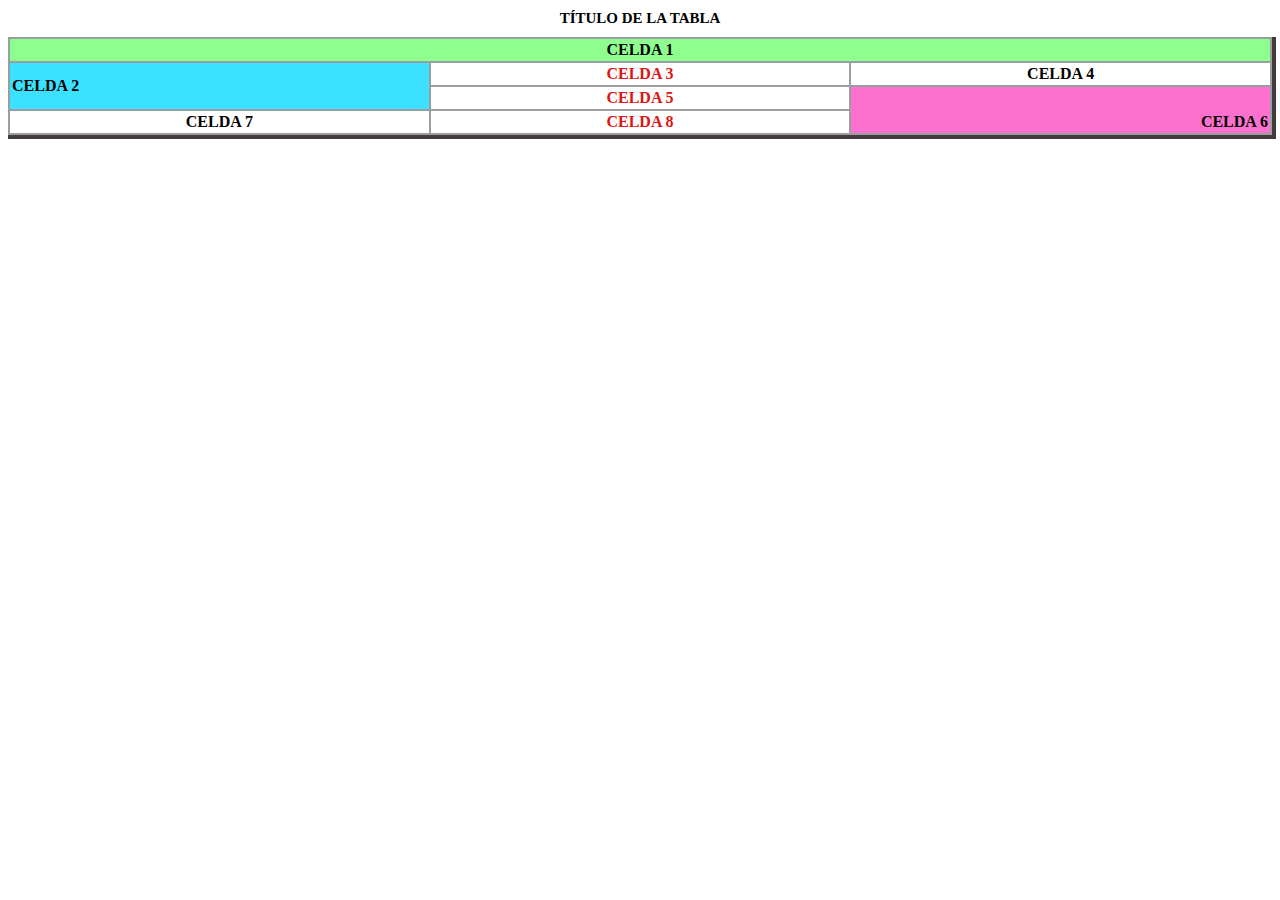
<file: ejercicio13/index.html>
<!DOCTYPE html>
<html lang="en">
<head>
    <meta charset="UTF-8">
    <meta http-equiv="X-UA-Compatible" content="IE=edge">
    <meta name="viewport" content="width=device-width, initial-scale=1.0">
    <title>ejercicio13</title>
    <link rel="stylesheet" href="style.css">
</head>
<body>
    <h1>TÍTULO DE LA TABLA</h1>
    <table>
        <tr class="verde">
            <th colspan="3">CELDA 1</th>
        </tr>
        <tr>
            <th rowspan="2" class="azul">CELDA 2</th>
            <th class="rojo">CELDA 3</th>
            <th>CELDA 4</th>
        </tr>
        <tr>
            <th class="rojo">CELDA 5</th>
            <th rowspan="2" class="rosa">CELDA 6</th>
        </tr>
        <tr>
            <th>CELDA 7</th>
            <th class="rojo">CELDA 8</th>
        </tr>
    </table>
</body>
</html>
</file>
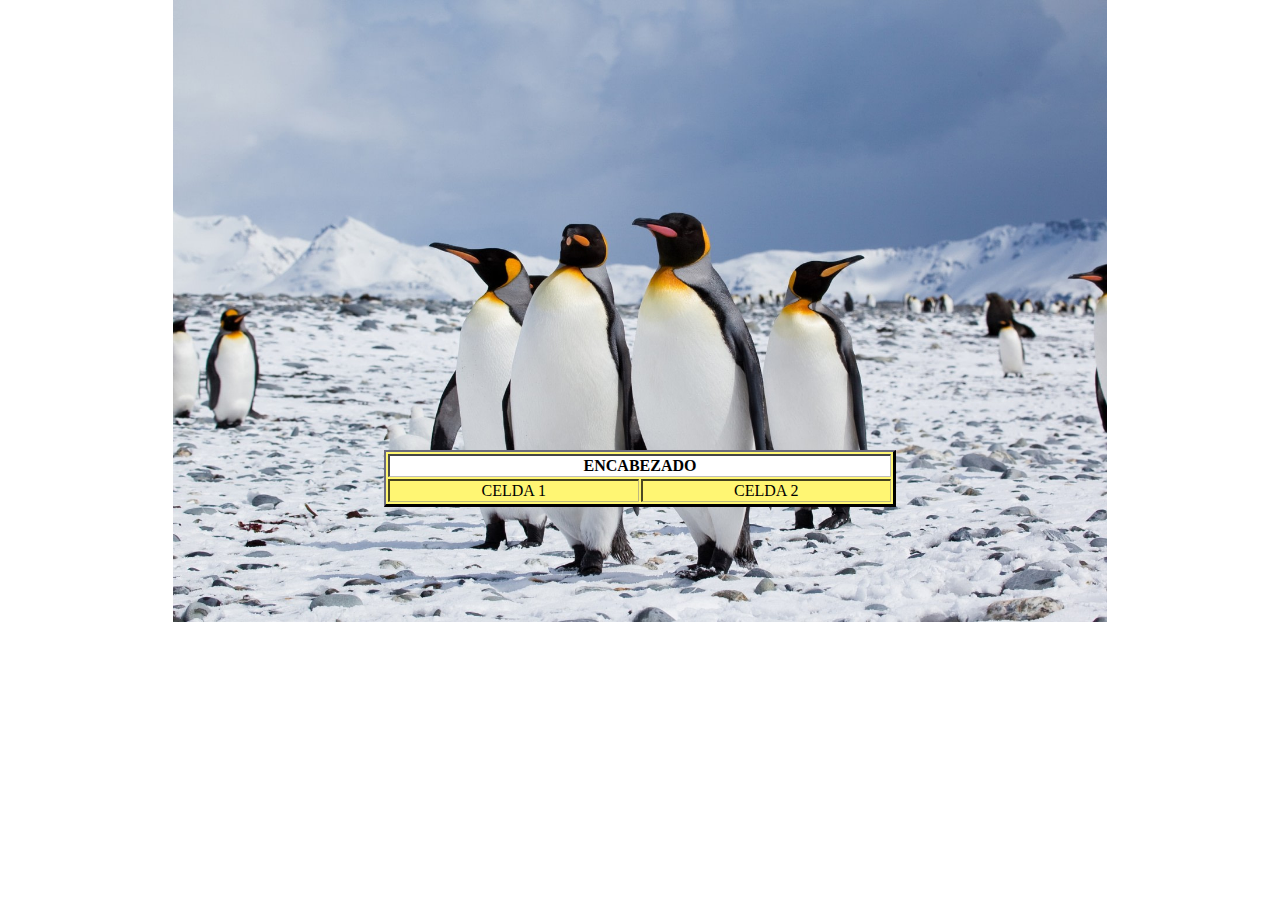
<file: ejercicio14/index.html>
<!DOCTYPE html>
<html lang="en">
<head>
    <meta charset="UTF-8">
    <meta http-equiv="X-UA-Compatible" content="IE=edge">
    <meta name="viewport" content="width=device-width, initial-scale=1.0">
    <title>ejercicio14</title>
    <link rel="stylesheet" href="style.css">
</head>
<body>
    <table> 
        <tr>
            <th colspan="2">ENCABEZADO</th>
        </tr>
        <tr>
            <td>CELDA 1</td>
            <td>CELDA 2</td>
        </tr>
    </table>
</body>
</html>
</file>
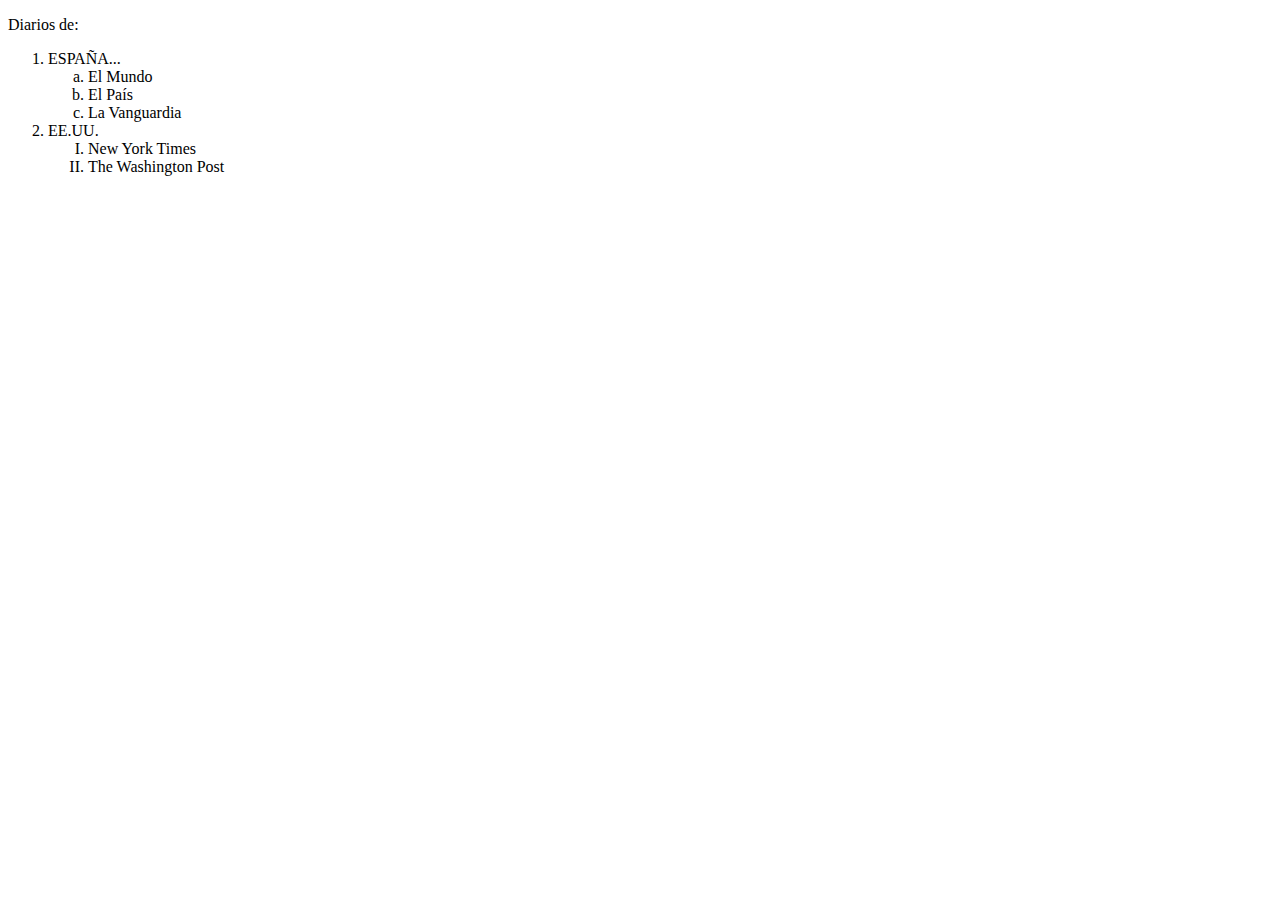
<file: ejercicio15/index.html>
<!DOCTYPE html>
<html lang="en">
<head>
    <meta charset="UTF-8">
    <meta name="viewport" content="width=device-width, initial-scale=1.0">
    <title>ejercicio15</title>
</head>
<body>
    <p>Diarios de:</p>
    <ol>
        <li>ESPAÑA...
            <ol type="a">
                <li>El Mundo</li>
                <li>El País</li>
                <li>La Vanguardia</li>
            </ol>
        </li>
        <li>EE.UU.
            <ol type="I">
                <li>New York Times</li>
                <li>The Washington Post</li>
            </ol>
        </li>
    </ol>
</body>
</html>
</file>
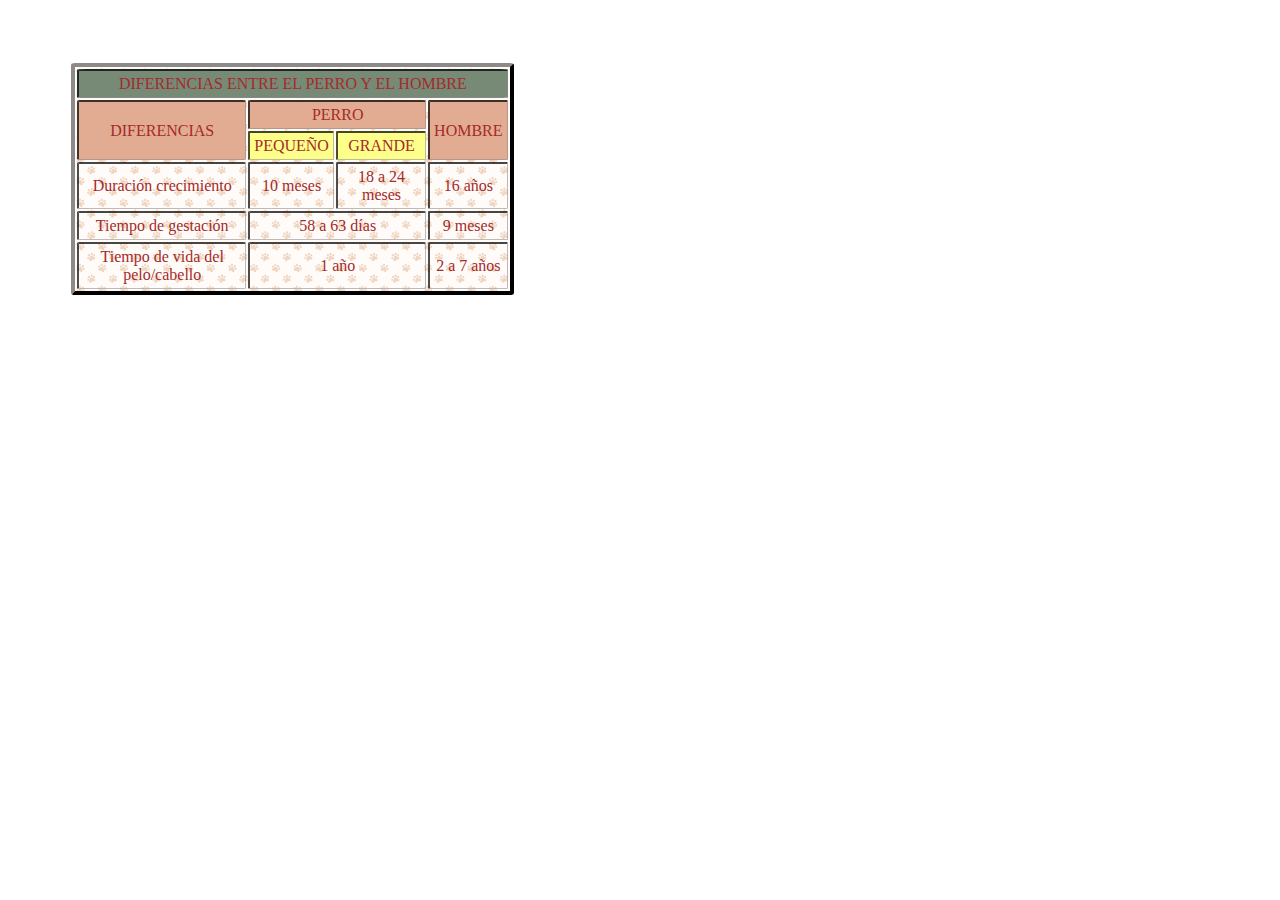
<file: ejercicio16/index.html>
<!DOCTYPE html>
<html lang="en">
<head>
    <meta charset="UTF-8">
    <meta name="viewport" content="width=device-width, initial-scale=1.0">
    <title>ejercicio16</title>
    <link rel="stylesheet" href="style.css">
</head>
<body>
    <table>
        <tr>
            <td colspan="4" id="verde">DIFERENCIAS ENTRE EL PERRO Y EL HOMBRE</td>
        </tr>
        <tr>
            <td rowspan="2" id="naranja">DIFERENCIAS</td>
            <td colspan="2" id="naranja">PERRO</td>
            <td rowspan="2" id="naranja">HOMBRE</td>
        </tr>
        <tr>
            <td id="amarillo">PEQUEÑO</td>
            <td id="amarillo">GRANDE</td>
        </tr>
        <tr>
            <td>Duración crecimiento</td>
            <td>10 meses</td>
            <td>18 a 24 meses</td>
            <td>16 años</td>
        </tr>
        <tr>
            <td>Tiempo de gestación</td>
            <td colspan="2">58 a 63 días</td>
            <td>9 meses</td>
        </tr>
        <tr>
            <td>Tiempo de vida del pelo/cabello</td>
            <td colspan="2">1 año</td>
            <td>2 a 7 años</td>
        </tr>
    </table>
</body>
</html>
</file>
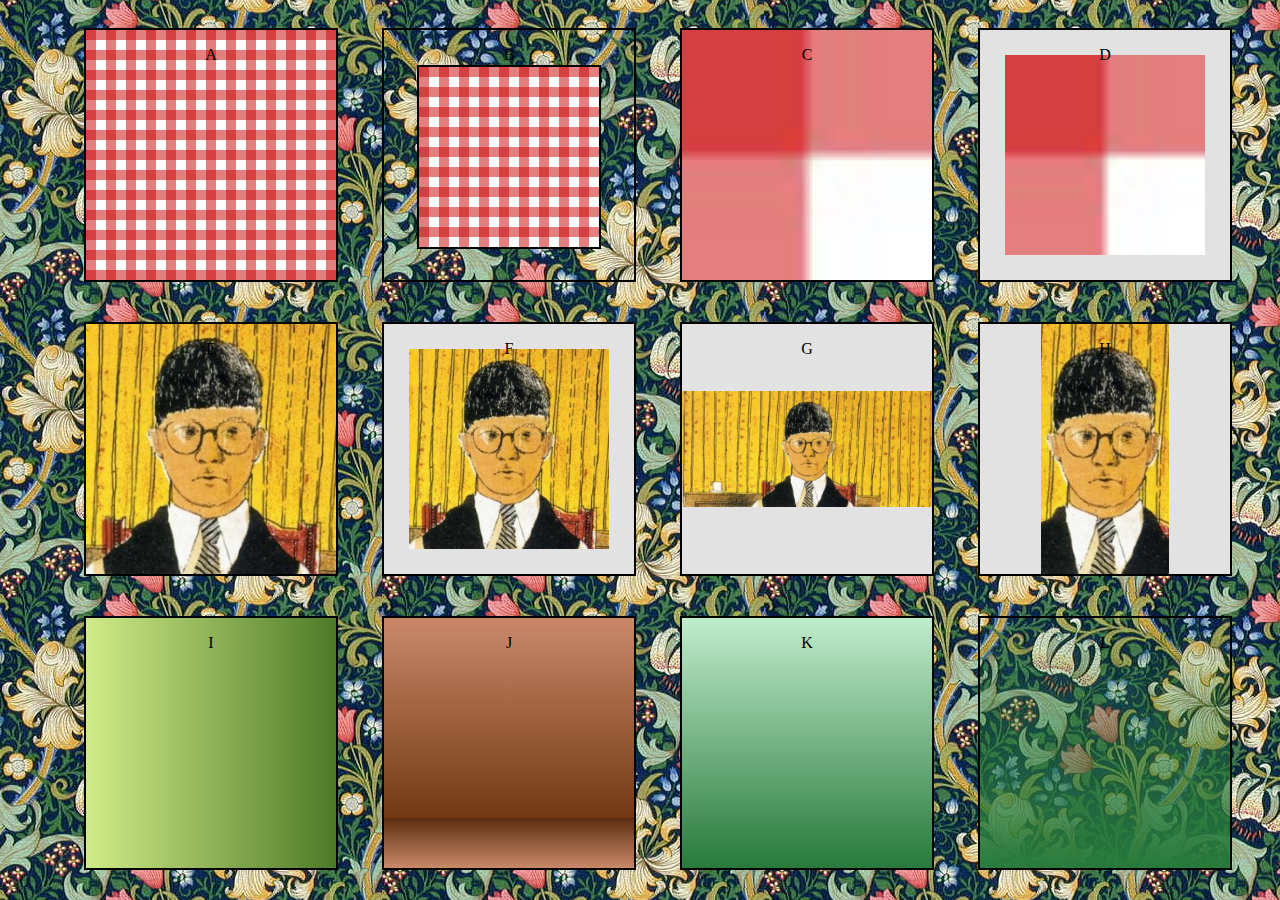
<file: ejercicio17/index.html>
<!DOCTYPE html>
<html lang="en">
<head>
    <meta charset="UTF-8">
    <meta name="viewport" content="width=device-width, initial-scale=1.0">
    <title>ejercicio17</title>
    <link rel="stylesheet" href="style.css">
</head>
<body>
    <div class="cuadrado" id="mantel-a"><p>A</p></div>
    <div class="cuadrado" id="mantel-b">
        <p>B</p>
        <div class="cuadrado2"></div>
    </div>
    <div class="cuadrado" id="mantel-c"><p>C</p></div>
    <div class="cuadrado" id="mantel-d"><p>D</p></div>
    <div class="cuadrado" id="pelotazon-e"><p>E</p></div>
    <div class="cuadrado" id="pelotazon-f"><p>F</p></div>
    <div class="cuadrado" id="pelotazon-g"><p>G</p></div>
    <div class="cuadrado" id="pelotazon-h"><p>H</p></div>
    <div class="cuadrado" id="degradado-i"><p>I</p></div>
    <div class="cuadrado" id="degradado-j"><p>J</p></div>
    <div class="cuadrado" id="degradado-k"><p>K</p></div>
    <div class="cuadrado" id="degradado-l"><p>L</p></div>
</body>
</html>
</file>
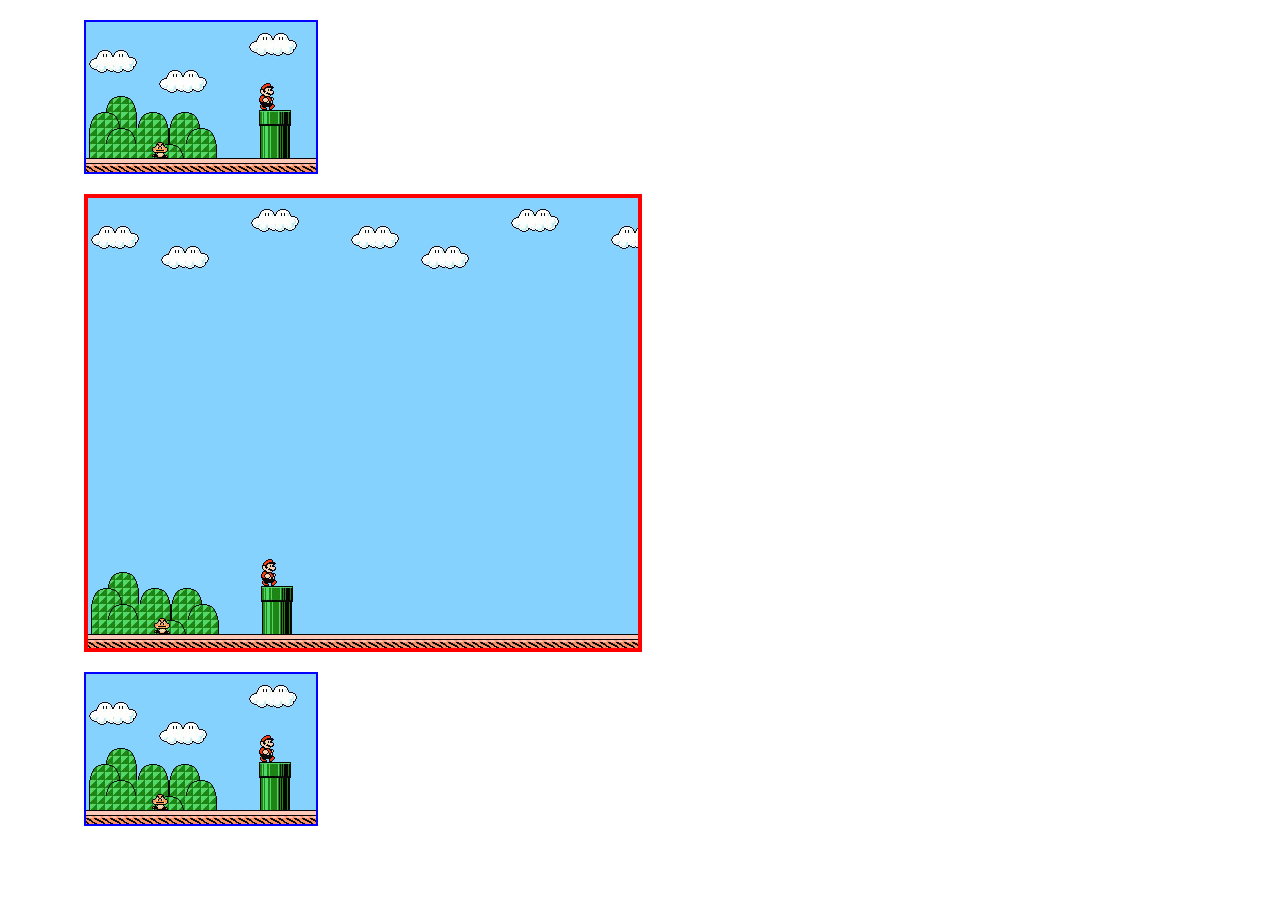
<file: ejercicio18/index.html>
<!DOCTYPE html>
<html lang="en">
<head>
    <meta charset="UTF-8">
    <meta name="viewport" content="width=device-width, initial-scale=1.0">
    <title>ejercicio18</title>
    <link rel="stylesheet" href="style.css">
</head>
<body>
    <div class="pequeño"></div>
    <div class="grande"></div>
    <div class="pequeño"></div>
</body>
</html>
</file>
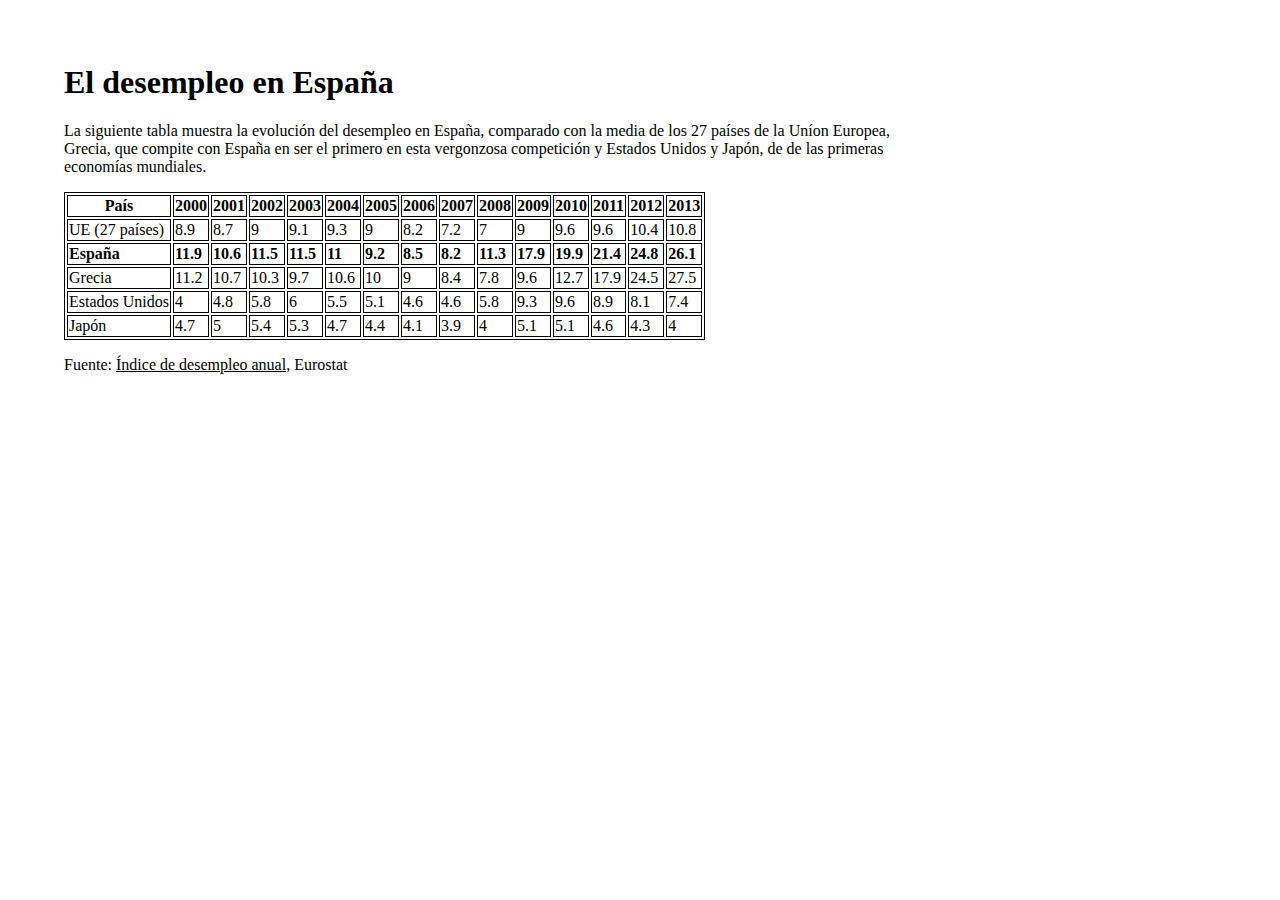
<file: ejercicio19/index.html>
<!DOCTYPE html>
<html lang="en">
<head>
    <meta charset="UTF-8">
    <meta name="viewport" content="width=device-width, initial-scale=1.0">
    <title>ejercicio19</title>
    <link rel="stylesheet" href="style.css">
</head>
<body>
    <h1>El desempleo en España</h1>
    <p>
        La siguiente tabla muestra la evolución del desempleo en España, comparado con
        la media de los 27 países de la Uníon Europea, <br> Grecia, que compite con España
        en ser el primero en esta vergonzosa competición y Estados Unidos y Japón, de de las
        primeras <br> economías mundiales.
    </p>
    <table>
        <tr>
            <th>País</th>
            <th>2000</th>
            <th>2001</th>
            <th>2002</th>
            <th>2003</th>
            <th>2004</th>
            <th>2005</th>
            <th>2006</th>
            <th>2007</th>
            <th>2008</th>
            <th>2009</th>
            <th>2010</th>
            <th>2011</th>
            <th>2012</th>
            <th>2013</th>
        </tr>
        <tr>
            <td>UE (27 países)</td>
            <td>8.9</td>
            <td>8.7</td>
            <td>9</td>
            <td>9.1</td>
            <td>9.3</td>
            <td>9</td>
            <td>8.2</td>
            <td>7.2</td>
            <td>7</td>
            <td>9</td>
            <td>9.6</td>
            <td>9.6</td>
            <td>10.4</td>
            <td>10.8</td>
        </tr>
        <tr class="izquierda">
            <th>España</th>
            <th>11.9</th>
            <th>10.6</th>
            <th>11.5</th>
            <th>11.5</th>
            <th>11</th>
            <th>9.2</th>
            <th>8.5</th>
            <th>8.2</th>
            <th>11.3</th>
            <th>17.9</th>
            <th>19.9</th>
            <th>21.4</th>
            <th>24.8</th>
            <th>26.1</th>
        </tr>
        <tr>
            <td>Grecia</td>
            <td>11.2</td>
            <td>10.7</td>
            <td>10.3</td>
            <td>9.7</td>
            <td>10.6</td>
            <td>10</td>
            <td>9</td>
            <td>8.4</td>
            <td>7.8</td>
            <td>9.6</td>
            <td>12.7</td>
            <td>17.9</td>
            <td>24.5</td>
            <td>27.5</td>
        </tr>
        <tr>
            <td>Estados Unidos</td>
            <td>4</td>
            <td>4.8</td>
            <td>5.8</td>
            <td>6</td>
            <td>5.5</td>
            <td>5.1</td>
            <td>4.6</td>
            <td>4.6</td>
            <td>5.8</td>
            <td>9.3</td>
            <td>9.6</td>
            <td>8.9</td>
            <td>8.1</td>
            <td>7.4</td>
        </tr>
        <tr>
            <td>Japón</td>
            <td>4.7</td>
            <td>5</td>
            <td>5.4</td>
            <td>5.3</td>
            <td>4.7</td>
            <td>4.4</td>
            <td>4.1</td>
            <td>3.9</td>
            <td>4</td>
            <td>5.1</td>
            <td>5.1</td>
            <td>4.6</td>
            <td>4.3</td>
            <td>4</td>
        </tr>
    </table>
    <p>Fuente: <u>Índice de desempleo anual</u>, Eurostat</p>
</body>
</html>
</file>
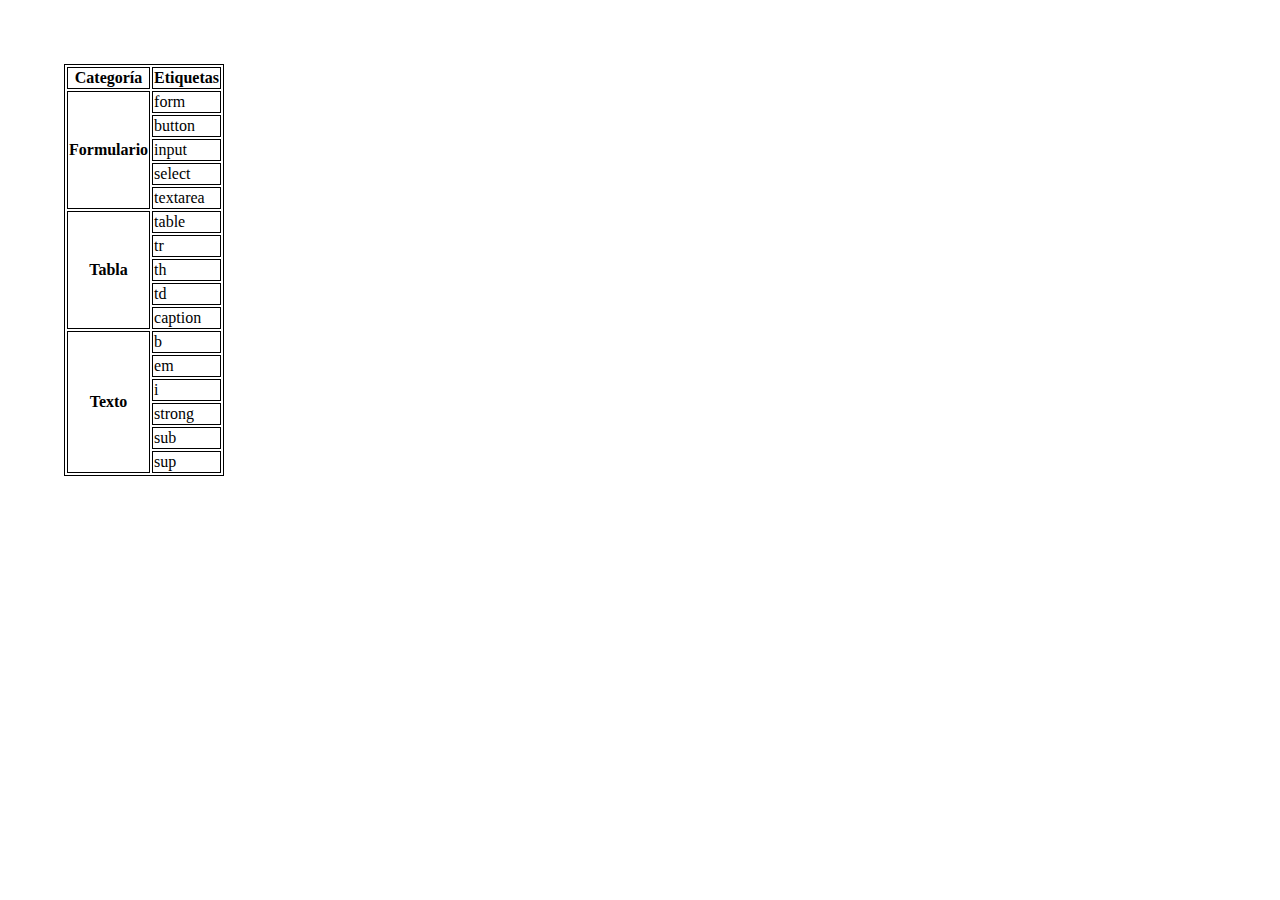
<file: ejercicio20/index.html>
<!DOCTYPE html>
<html lang="en">
<head>
    <meta charset="UTF-8">
    <meta name="viewport" content="width=device-width, initial-scale=1.0">
    <title>ejemplo20</title>
    <link rel="stylesheet" href="style.css">
</head>
<body>
    <table>
        <tr>
            <th>Categoría</th>
            <th>Etiquetas</th>
        </tr>
        <tr>
            <th rowspan="5">Formulario</th>
            <td>form</td>
        </tr>
        <tr>
            <td>button</td>
        </tr>
        <tr>
            <td>input</td>
        </tr>
        <tr>
            <td>select</td>
        </tr>
        <tr>
            <td>textarea</td>
        </tr>
        <tr>
            <th rowspan="5">Tabla</th>
            <td>table</td>
        </tr>
        <tr>
            <td>tr</td>
        </tr>
        <tr>
            <td>th</td>
        </tr>
        <tr>
            <td>td</td>
        </tr>
        <tr>
            <td>caption</td>
        </tr>
        <tr>
            <th rowspan="6">Texto</th>
            <td>b</td>
        </tr>
        <tr>
            <td>em</td>
        </tr>
        <tr>
            <td>i</td>
        </tr>
        <tr>
            <td>strong</td>
        </tr>
        <tr>
            <td>sub</td>
        </tr>
        <tr>
            <td>sup</td>
        </tr>
    </table>
</body>
</html>
</file>
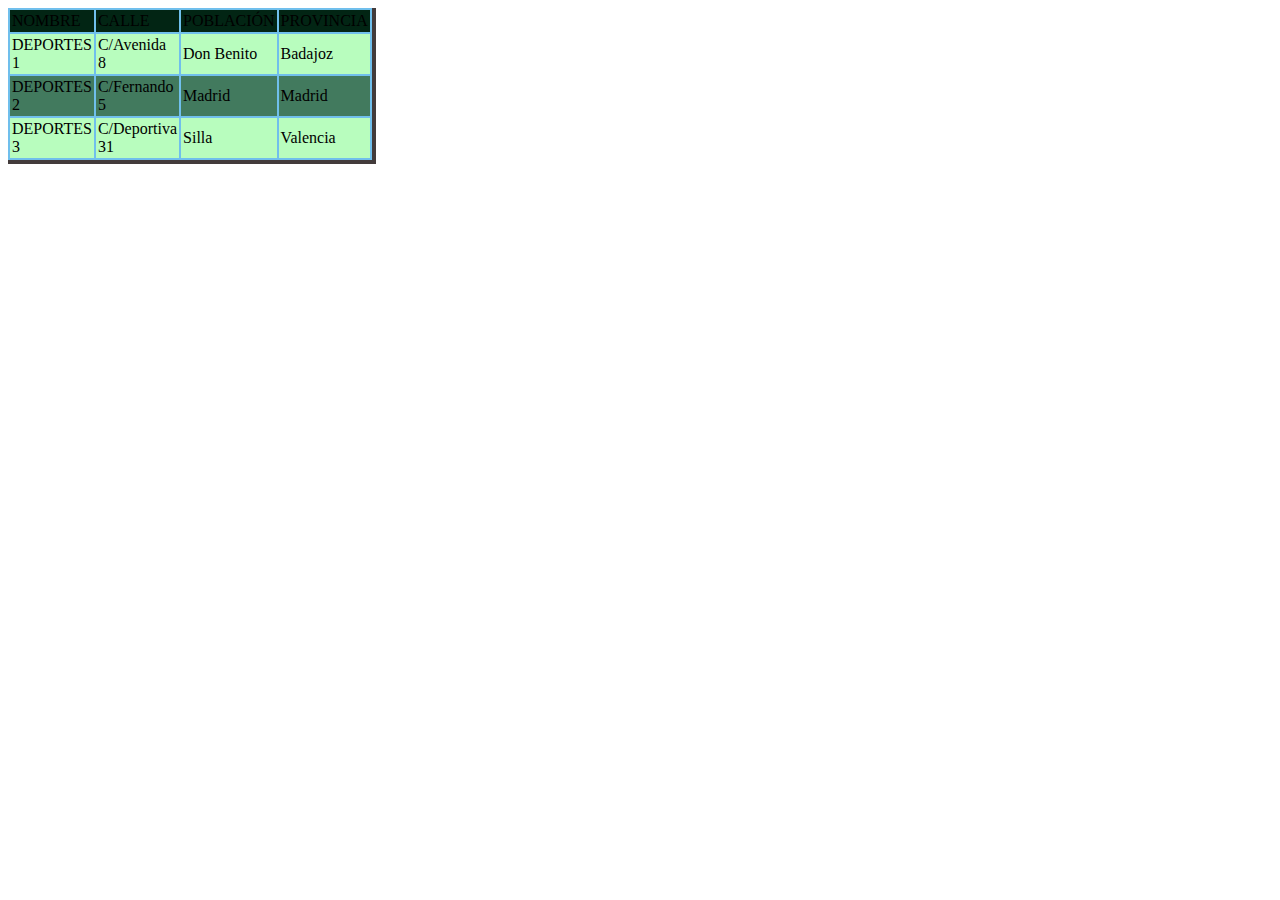
<file: ejercicio11-12/deportes/donde.htm>
<!DOCTYPE html>
<html lang="en">
<head>
    <meta charset="UTF-8">
    <meta http-equiv="X-UA-Compatible" content="IE=edge">
    <meta name="viewport" content="width=device-width, initial-scale=1.0">
    <title>ejercicio11</title>
    <link rel="stylesheet" href="../style.css">
</head>
<body>
    <table>
        <tr class="oscuro">
            <td>NOMBRE</th>
            <td>CALLE</th>
            <td>POBLACIÓN</th>
            <td>PROVINCIA</th>
        </tr>
        <tr class="claro">
            <td>DEPORTES 1</td>
            <td>C/Avenida 8</td>
            <td>Don Benito</td>
            <td>Badajoz</td>
        </tr>
        <tr class="normal">
            <td>DEPORTES 2</td>
            <td>C/Fernando 5</td>
            <td>Madrid</td>
            <td>Madrid</td>
        </tr>
        <tr class="claro"> 
            <td>DEPORTES 3</td>
            <td>C/Deportiva 31</td>
            <td>Silla</td>
            <td>Valencia</td>
        </tr>
    </table>
</body>
</html>
</file>
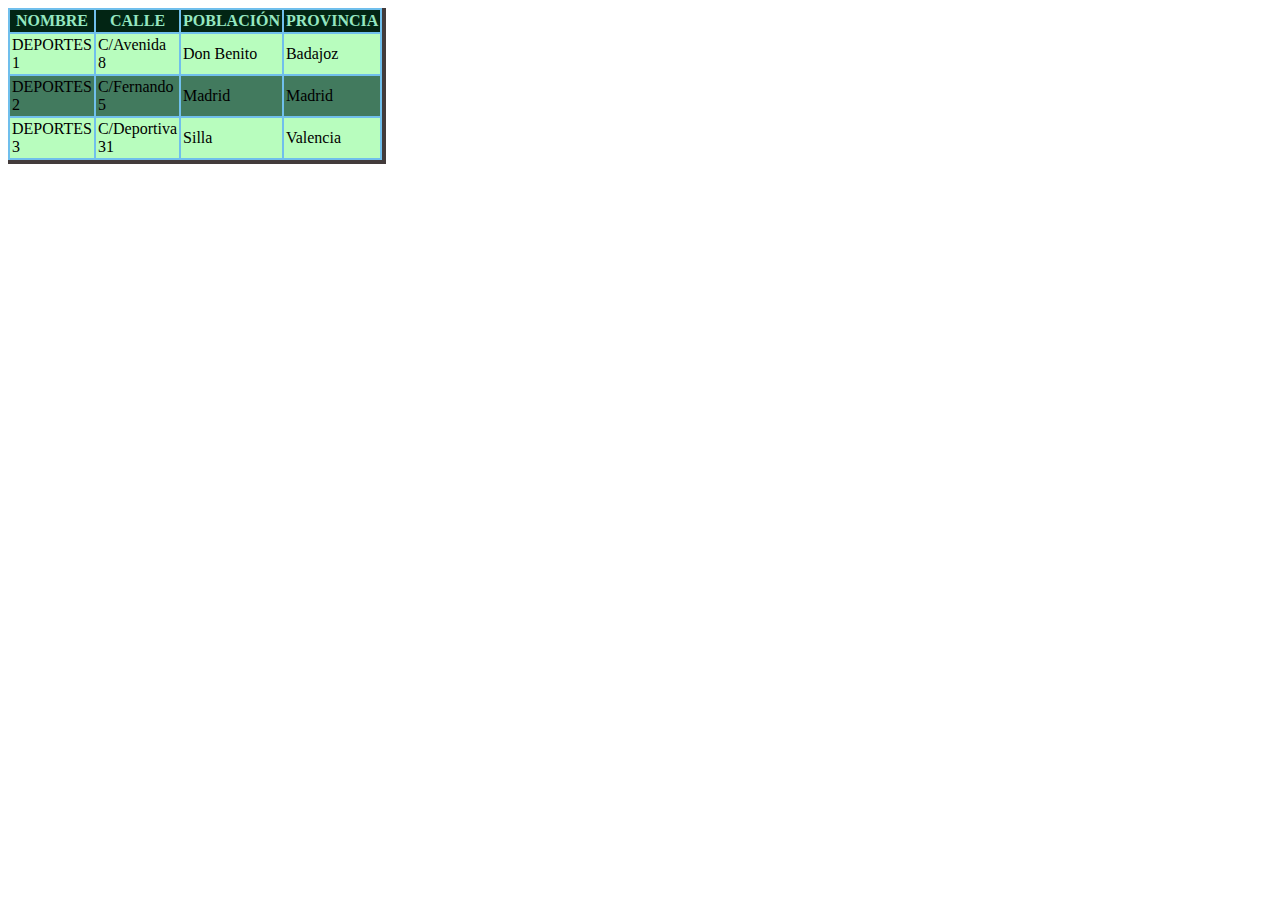
<file: ejercicio11-12/deportes/donde2.htm>
<!DOCTYPE html>
<html lang="en">
<head>
    <meta charset="UTF-8">
    <meta http-equiv="X-UA-Compatible" content="IE=edge">
    <meta name="viewport" content="width=device-width, initial-scale=1.0">
    <title>ejercicio11-2</title>
    <link rel="stylesheet" href="../style.css">
</head>
<body>
    <table>
        <tr class="oscuro">
            <th>NOMBRE</th>
            <th>CALLE</th>
            <th>POBLACIÓN</th>
            <th>PROVINCIA</th>
        </tr>
        <tr class="claro">
            <td>DEPORTES 1</td>
            <td>C/Avenida 8</td>
            <td>Don Benito</td>
            <td>Badajoz</td>
        </tr>
        <tr class="normal">
            <td>DEPORTES 2</td>
            <td>C/Fernando 5</td>
            <td>Madrid</td>
            <td>Madrid</td>
        </tr>
        <tr class="claro"> 
            <td>DEPORTES 3</td>
            <td>C/Deportiva 31</td>
            <td>Silla</td>
            <td>Valencia</td>
        </tr>
    </table>
</body>
</html>
</file>
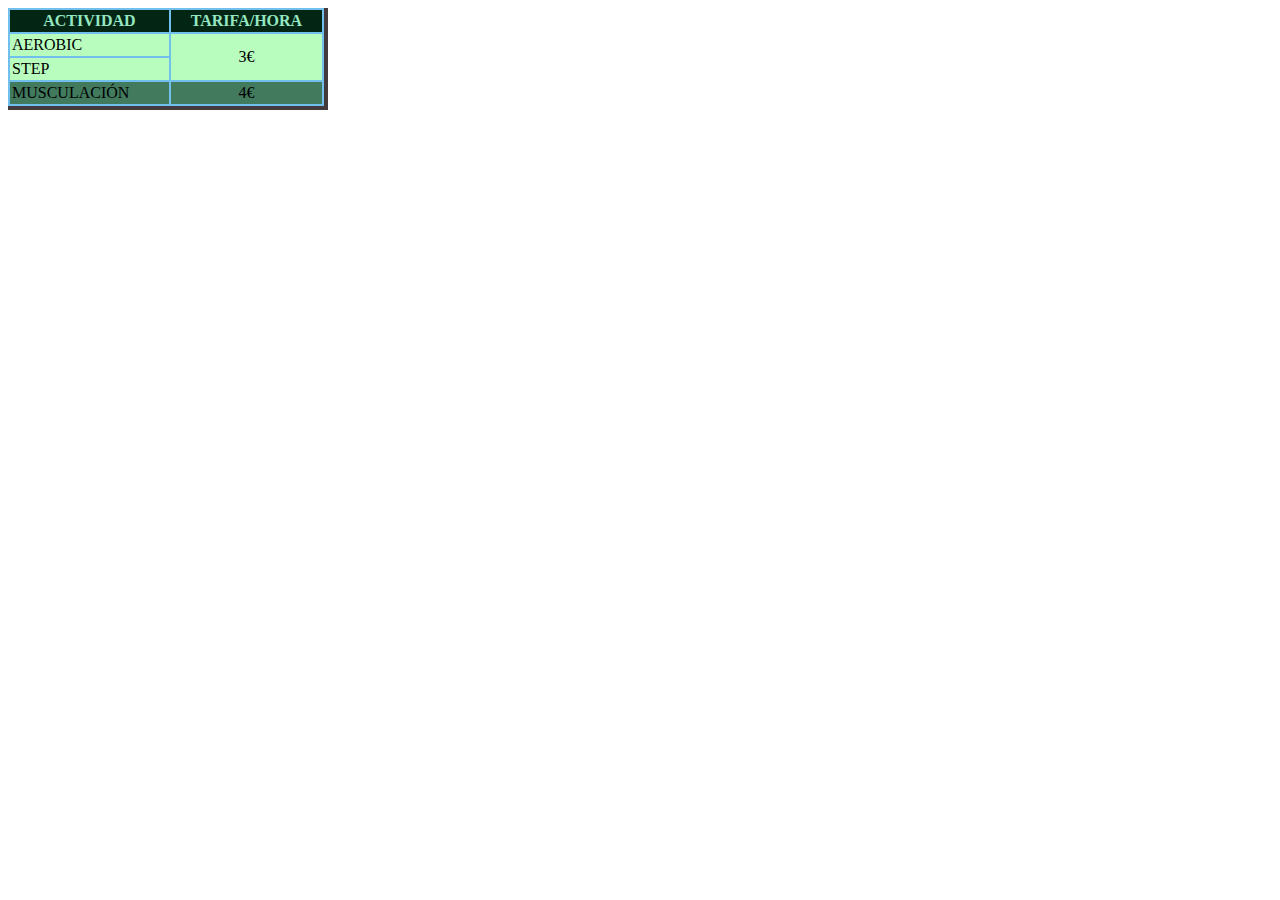
<file: ejercicio11-12/deportes/instalaciones.htm>
<!DOCTYPE html>
<html lang="en">
<head>
    <meta charset="UTF-8">
    <meta http-equiv="X-UA-Compatible" content="IE=edge">
    <meta name="viewport" content="width=device-width, initial-scale=1.0">
    <title>instalaciones.htm</title>
    <link rel="stylesheet" href="../style.css">
</head>
<body>
    <table>
        <tr class="oscuro">
            <th>ACTIVIDAD</th>
            <th>TARIFA/HORA</th>
        </tr>
        <tr class="claro">
            <td>AEROBIC</td> 
            <td rowspan="2" class="tres">3€</td>
        </tr>
        <tr class="claro">
            <td>STEP</td>
        </tr>
        <tr class="normal">
            <td>MUSCULACIÓN</td>
            <td class="cuatro">4€</td>
        </tr>
    </table>
</body>
</html>
</file>
<file: ejercicio13/style.css>
h1 {
    text-align: center;
    font-size: 15px;
}
table {
    border-collapse: collapse;
    width: 100%;
    border: 2px rgb(107, 107, 126);
    box-shadow: 2px 2px 0 2px rgba(27, 17, 17, 0.822);
}
th, td {
    padding: 2px;
    border: 2px solid rgb(153, 158, 161);
}
th {
    text-align: center;
}

.verde {background-color: rgb(142, 255, 142);}
.rojo {color: rgb(220, 20, 20);}
.azul {background-color: rgb(59, 226, 255); text-align: left;}
.rosa {background-color: rgb(252, 113, 205); text-align:right; vertical-align: bottom;}
</file>
<file: ejercicio14/style.css>
body{
    background-image:url("pingus.jpeg");
    background-position: center top;
    background-repeat: no-repeat;
    background-size: 73%;
    justify-content: center;
    align-items: center;
}

table {
    border-collapse: separate;
    border-spacing: 1%;
    width: 40%;
    position: absolute;
    top: 50%;
    left: 30%;
    border: 2px solid rgb(107, 107, 126);
    border-bottom: 3px solid rgb(0, 0, 0);
    border-right: 3px solid rgb(0, 0, 0);
    background-color: rgb(255, 246, 115);
}
th, td {
    text-align: center;
    border: 1px solid rgba(143, 138, 138, 0.568);
    border-top: 2px solid rgba(0, 0, 0, 0.726);
    border-left: 2px solid rgba(0, 0, 0, 0.699);
}
th {
    background-color: rgb(255, 255, 255);
}
td {
    background-color: rgb(255, 246, 115);
}
</file>
<file: ejercicio16/style.css>
table {
    border-collapse: separate;
    border-spacing: 1%;
    width: 35%;
    margin-left: 5%;
    margin-top: 5%;
    background-image: url(../ejercicio16/imagenes/patitas2.jpg);
    background-size: 15%;
    border: 4px solid rgb(143, 138, 138);
    border-bottom: 4px solid rgb(0, 0, 0);
    border-right: 4px solid rgb(0, 0, 0);
    border-radius: 1%;
}

td {
    text-align: center;
    padding: 4px;
    border: 1px solid rgba(143, 138, 138, 0.568);
    border-top: 2px solid rgba(0, 0, 0, 0.726);
    border-left: 2px solid rgba(0, 0, 0, 0.699);
    color: brown;
    border-radius: 2%;
}

#verde { background-color: rgb(118, 138, 118);}
#naranja { background-color: rgb(226, 172, 147);}
#amarillo { background-color: rgb(253, 255, 139);}
</file>
<file: ejercicio17/style.css>
body {
    background-image: url(../ejercicio17/imagenes/fondoflores.jpg);
    margin-left: 5%;
}

.cuadrado {
    width: 250px;
    height: 250px;
    border: 2px solid black;
    margin: 20px;
    display: inline-block;
}

.cuadrado2{
    border: 2px solid black;
    margin-left: 13%;
    margin-bottom: 100%;
    width: 180px;
    height: 180px;
    background-image: url(../ejercicio17/imagenes/mantel.jpg);
}

p {
    text-align: center; 
    margin-bottom: 1px;
}

#mantel-a {
    background-image: url(../ejercicio17/imagenes/mantel.jpg);
}

#mantel-b {
    background-clip: content-box;
}

#mantel-c {
    background-image: url(../ejercicio17/imagenes/mantel.jpg);
    background-repeat: no-repeat;
    background-size: contain;
}

#mantel-d {
    background-color: rgb(226, 226, 226);
    background-image: url(../ejercicio17/imagenes/mantel.jpg);
    background-repeat: no-repeat;
    background-clip: content-box;
    background-position: center;
    background-size: 80% 80%;
}

#pelotazon-e {
    background-image: url(../ejercicio17/imagenes/pelotazon.jpg);
    background-repeat: no-repeat;
    background-size: cover;
}

#pelotazon-f {
    background-color: rgb(226, 226, 226);
    background-image: url(../ejercicio17/imagenes/pelotazon.jpg);
    background-repeat: no-repeat;
    background-size: cover;
    background-clip: content-box;
    background-position: center;
    background-size: 80% 80%;
}

#pelotazon-g {
    background-color: rgb(226, 226, 226);
    background-image: url(../ejercicio17/imagenes/pelotazonlargo.jpg);
    background-repeat: no-repeat;
    background-size: contain;
    background-position: center;
}

#pelotazon-h {
    background-color: rgb(226, 226, 226);
    background-image: url(../ejercicio17/imagenes/pelotazonestrecho.jpg);
    background-repeat: no-repeat;
    background-size: contain;
    background-position: center;
}

#degradado-i {
    background: linear-gradient(to right, rgb(209, 236, 135) 0%, rgb(77, 122, 40) 100% );
}

#degradado-j {
    background: linear-gradient(to bottom, rgb(201, 137, 105) 0%, rgb(114, 57, 19) 80%, 
    rgb(92, 46, 15) 50%, rgb(201, 137, 105) 100%) 
}

#degradado-k {
    background: linear-gradient(to bottom, rgb(192, 236, 203) 0%, rgb(40, 122, 60) 100% );
}

#degradado-l {
    background: linear-gradient(to bottom, rgba(192, 236, 203, 0) 0%, rgb(40, 122, 60) 100% );
}
</file>
<file: ejercicio18/style.css>
body {
    margin-left: 5%;
}

.pequeño {
    width: 230px;
    height: 150px;
    border: 2px solid rgb(4, 0, 255);
}

.grande {
    width: 550px;
    height: 450px;
    border: 4px solid rgb(255, 0, 0);
    position: relative;
    margin-left: 3%;
    
}

.grande, .pequeño {
    background-color: rgb(133, 210, 255);
    margin: 20px;
    background-image: url(../ejercicio18/imagenes/nubes.png), url(../ejercicio18/imagenes/mario.png), 
    url(../ejercicio18/imagenes/ladrillo.png);
    background-position: left top, left bottom, left bottom;
    background-repeat: repeat-x, no-repeat, repeat-x;
}
</file>
<file: ejercicio19/style.css>
body {margin: 5%;}

table {
    border-collapse: separate;
    border: 1px solid black;
}

th, td {
    border-collapse: separate;
    border: 1px solid black;
}

.izquierda {text-align: left;}
</file>
<file: ejercicio20/style.css>
body {margin: 5%;}

table {
    border-collapse: separate;
    border: 1px solid black;
}

th, td {
    border-collapse: separate;
    border: 1px solid black;
}
</file>
<file: ejercicio11-12/style.css>
table {
    border-collapse: collapse;
    width: 25%;
    border: 2px blue;
    box-shadow: 2px 2px 0 2px rgba(27, 17, 17, 0.822);
}
th, td {
    padding: 2px;
    border: 2px solid rgb(112, 191, 236);
}
th {
    text-align: center;
    color: rgb(149, 231, 193);
}
.normal {background-color: rgb(66, 122, 94);}
.claro {background-color: rgb(184, 253, 190);}
.oscuro {background-color: rgb(2, 37, 20);}
.cuatro {text-align: center;}
.tres {text-align: center;}
</file>
